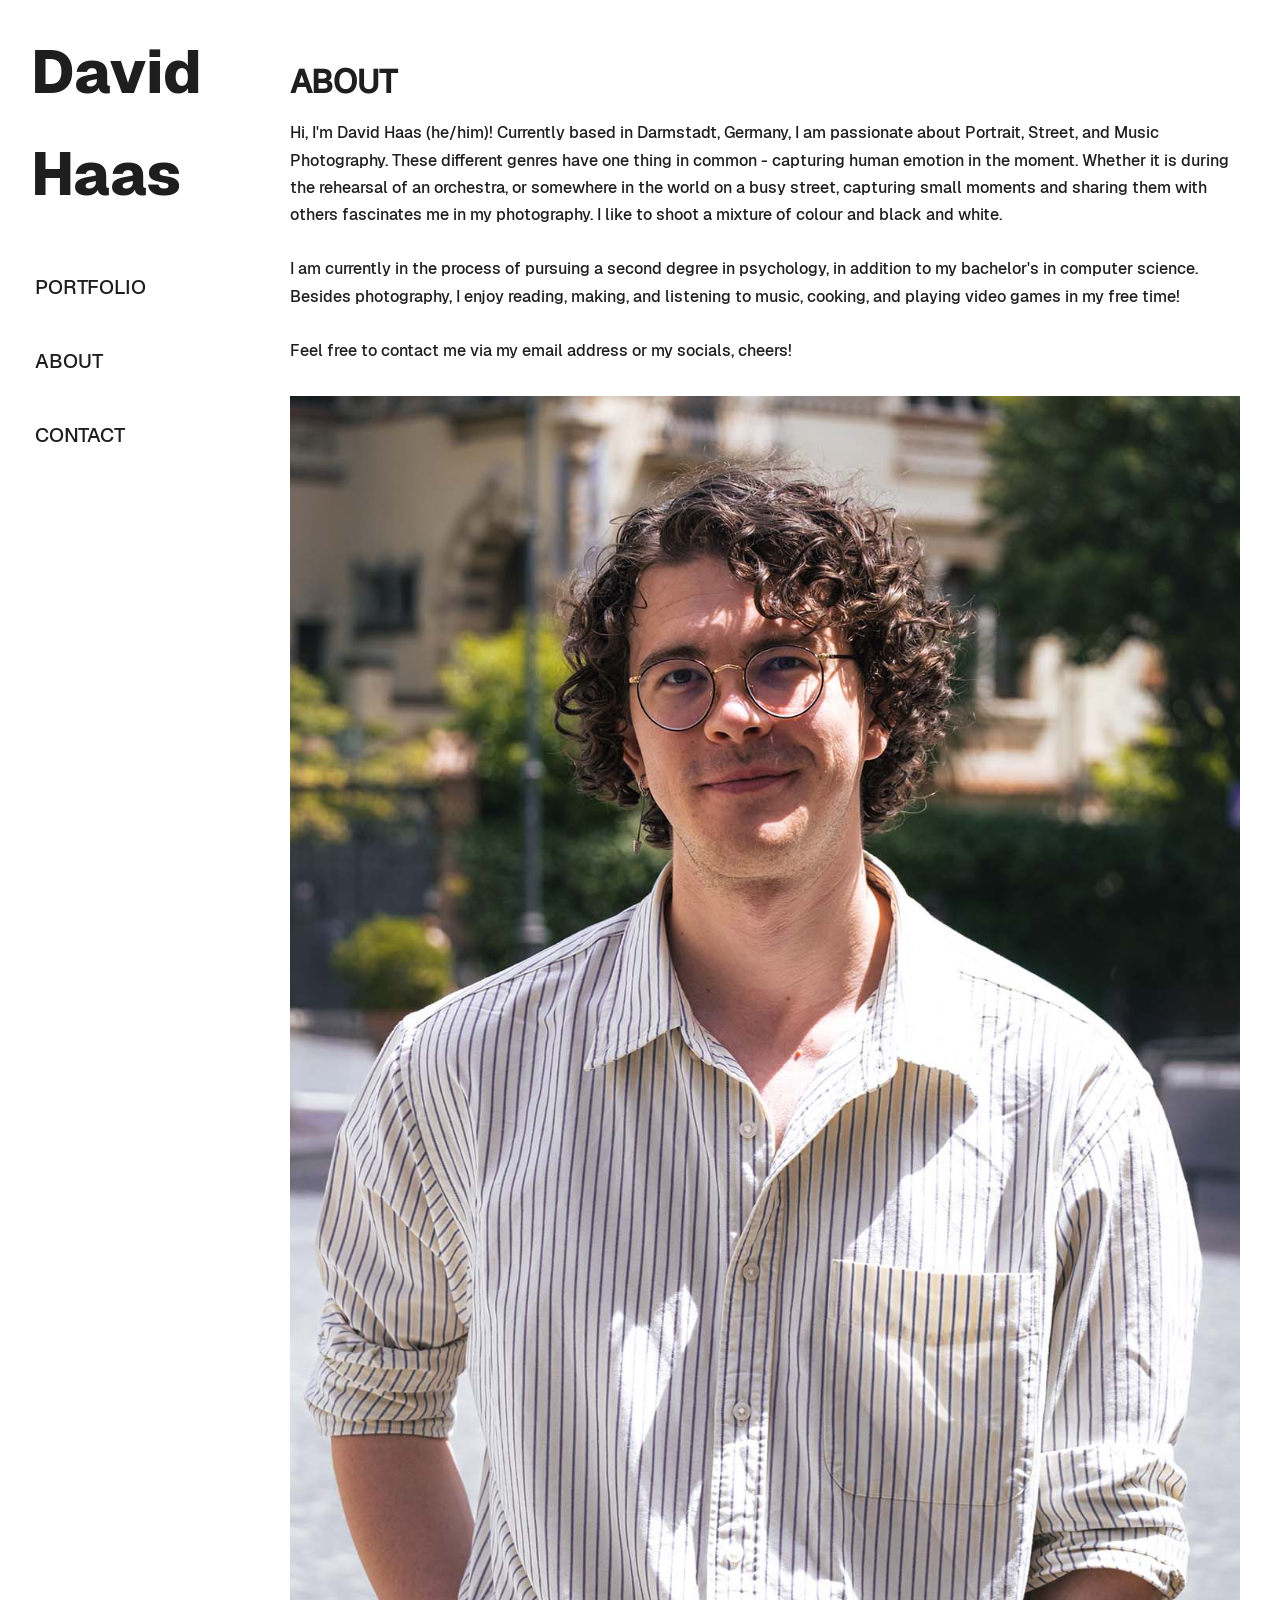
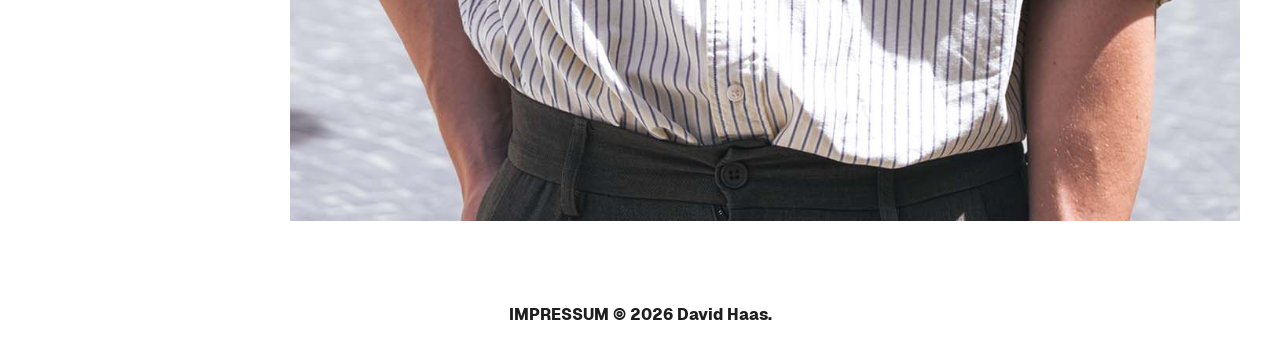
<file: about.html>
<!DOCTYPE html>
<html lang="en">

<head>
  <meta charset="UTF-8">
  <meta name="viewport" content="width=device-width, initial-scale=1.0">
  <title>ABOUT: David Haas</title>
  <link rel="stylesheet" type="text/css" href="CSS/style.css">
  <link rel="icon" href="Logos/favicon_v2.png">
</head>

<body>

  <!-- This is the Navigation Bar -->
  <!-- Contains Name-Logo and Expandable Menu on Mobile -->
  <nav>

    <!--- Logo Class -->
    <div class="logo_wrapper">
      <div class="david">
        <a href="index.html">David</a>
      </div>
      <div class="haas">
        <a href="index.html">Haas</a>
      </div>
    </div>

    <!-- Button for Expanding Menu on Mobile -->
    <button class="button" onclick="toggleNav()">
      <img src="Logos/Navigation.png" alt="Navigation">
    </button>

  </nav>

  <!-- This is the Sidebar -->
  <!-- Contains Navigation on Desktop -->
  <aside id="sidebar">

    <div class="menu_wrapper">
      <ul class="menu_list">
        <li class="portfolio"><a href="index.html">PORTFOLIO</a></li>
        <li class="about"><a href="about.html">ABOUT</a></li>
        <li class="contact"><a href="contact.html">CONTACT</a></li>
      </ul>
    </div>


  </aside>

  <!-- Main Content -->
  <main>

    <!-- About Section -->
    <div class="about_page">

      <h1>ABOUT</h1>

      <div class="about_wrapper">

        <p class="about_text">
          Hi, I'm David Haas (he/him)! Currently based in Darmstadt, Germany,
          I am passionate about Portrait, Street, and Music Photography.
          These different genres have one thing in common - capturing human
          emotion in the moment. Whether it is during
          the rehearsal of an orchestra, or somewhere in the world on a
          busy street, capturing small moments and sharing them with others
          fascinates me in my photography. I like to shoot a mixture of colour
          and black and white.
          <br>
          <br>
          I am currently in the process of pursuing
          a second degree in psychology, in addition to my bachelor's in computer science.
          Besides photography, I enjoy reading, making, and listening
          to music, cooking, and playing video games in my free time!
          <br>
          <br>
          Feel free to contact me via my email address or my socials, cheers!
        </p>

        <div class="gallery-item david_haas">
          <figure>
            <img src="Photos/DavidHaas.jpg" alt="David Haas">
          </figure>
        </div>

      </div>

    </div>




  </main>

  <!-- This is the Footer -->
  <!-- Contains other information -->
  <footer class="footer_wrapper">
    <div class="footer_text">
      <a href="impressum.html">IMPRESSUM</a> &copy; 2026 David Haas.
    </div>
  </footer>



  <script src="JavaScript/script.js"></script>
</body>

</html>
</file>
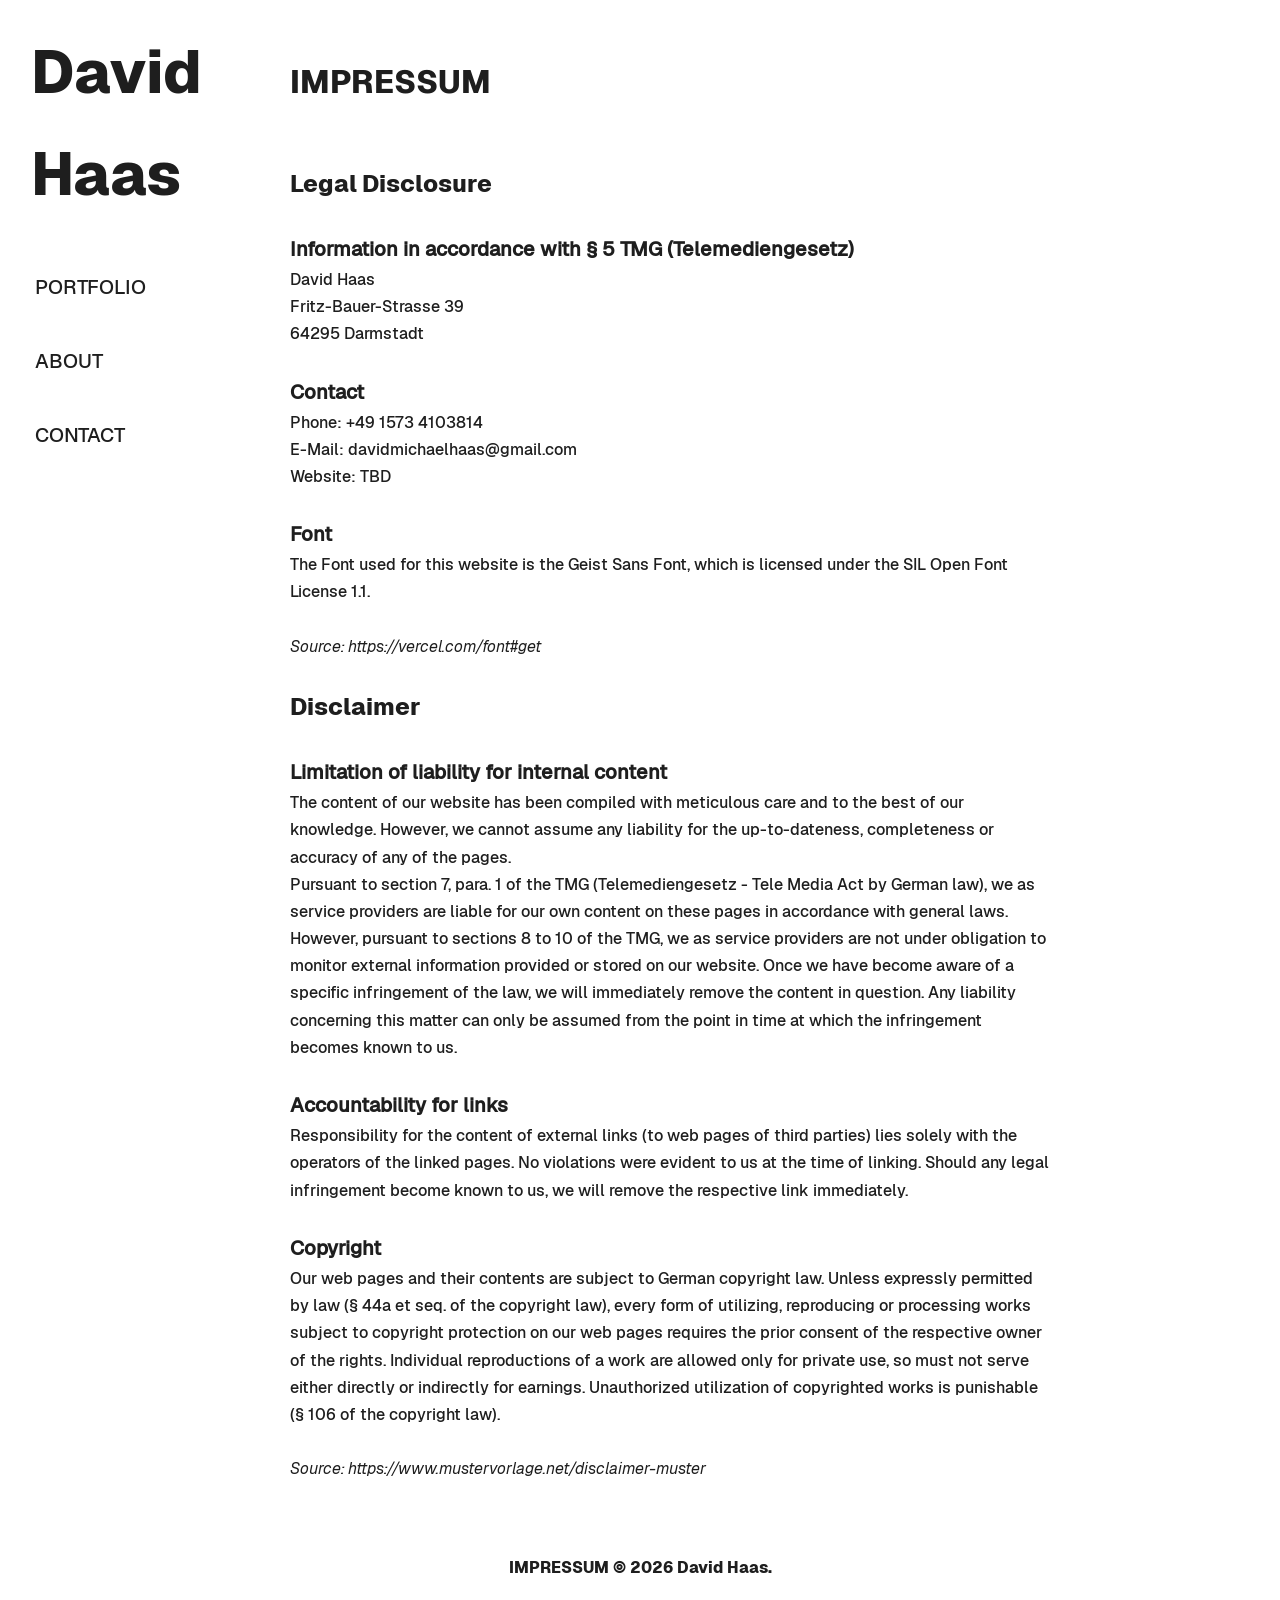
<file: impressum.html>
<!DOCTYPE html>
<html lang="en">

<head>
    <meta charset="UTF-8">
    <meta name="viewport" content="width=device-width, initial-scale=1.0">
    <title>IMPRESSUM: David Haas</title>
    <link rel="stylesheet" type="text/css" href="CSS/style.css">
    <link rel="icon" href="Logos/favicon_v2.png">
</head>

<body>

    <!-- This is the Navigation Bar -->
    <!-- Contains Name-Logo and Expandable Menu on Mobile -->
    <nav>

        <!--- Logo Class -->
        <div class="logo_wrapper">
            <div class="david">
                <a href="index.html">David</a>
            </div>
            <div class="haas">
                <a href="index.html">Haas</a>
            </div>
        </div>

        <!-- Button for Expanding Menu on Mobile -->
        <button class="button" onclick="toggleNav()">
            <img src="Logos/Navigation.png">
        </button>

    </nav>

    <!-- This is the Sidebar -->
    <!-- Contains Navigation on Desktop -->
    <aside id="sidebar">

        <div class="menu_wrapper">
            <ul class="menu_list">
                <li class="portfolio"><a href="index.html">PORTFOLIO</a></li>
                <li class="about"><a href="about.html">ABOUT</a></li>
                <li class="contact"><a href="contact.html">CONTACT</a></li>
            </ul>
        </div>


    </aside>

    <!-- Main Content -->
    <main>

        <div class="impressum_page">

            <!-- Contact Page -->
            <h1>IMPRESSUM</h1>
            <br>
            <br>
            <h2>Legal Disclosure</h2>
            <br>
            <p><strong>Information in accordance with § 5 TMG (Telemediengesetz)</strong></p>
            <p>David Haas</p>
            <p>Fritz-Bauer-Strasse 39</p>
            <p>64295 Darmstadt</p>
            <br>
            <p><strong>Contact</strong></p>
            <p>Phone: +49 1573 4103814</p>
            <p>E-Mail: davidmichaelhaas@gmail.com</p>
            <p>Website: TBD</p>
            <br>
            <p><strong>Font</strong></p>
            <p>The Font used for this website is the Geist Sans Font, which is licensed under the
                SIL Open Font License 1.1.</p>
            <br>
            <p class="link_text">Source: https://vercel.com/font#get</p>
            <br>
            <h2>Disclaimer</h2>
            <br>
            <strong>Limitation of liability for internal content</strong></p>
            <p>The content of our website has been compiled with meticulous care and to the best of our knowledge.
                However, we cannot assume any liability for the up-to-dateness, completeness or accuracy of any of the
                pages. </p>
            <p>Pursuant to section 7, para. 1 of the TMG (Telemediengesetz - Tele Media Act by German law), we
                as service providers are liable for our own content on these pages in accordance with general laws.
                However, pursuant to sections 8 to 10 of the TMG, we as service providers are not under obligation
                to monitor external information provided or stored on our website. Once we have become aware of a
                specific infringement of the law, we will immediately remove the content in question. Any liability
                concerning this matter can only be assumed from the point in time at which the infringement becomes
                known to us.</p>
            <br>
            <strong>Accountability for links</strong></p>
            <p> Responsibility for the content of external links (to web pages of third parties) lies solely
                with the operators of the linked pages. No violations were evident to us at the time of linking.
                Should any legal infringement become known to us, we will remove the respective link immediately.</p>
            <br>
            <strong>Copyright</strong></p>
            <p>Our web pages and their contents are subject to German copyright law. Unless expressly permitted by
                law (§ 44a et seq. of the copyright law), every form of utilizing, reproducing or processing works
                subject to copyright protection on our web pages requires the prior consent of the respective owner
                of the rights. Individual reproductions of a work are allowed only for private use, so must not serve
                either directly or indirectly for earnings. Unauthorized utilization of copyrighted works is
                punishable (§ 106 of the copyright law).</p>
            <br>
            <p class="link_text">Source: https://www.mustervorlage.net/disclaimer-muster</p>




        </div>

    </main>

    <!-- This is the Footer -->
    <!-- Contains other information -->
    <footer class="footer_wrapper">
        <div class="footer_text">
            <a href="impressum.html">IMPRESSUM</a> &copy; 2026 David Haas.
        </div>
    </footer>



    <script src="JavaScript/script.js"></script>
</body>

</html>
</file>
<file: CSS/style.css>
/* Font Stuff */
@font-face {
    font-family: "geist_bold";
    src: url(../Fonts/Geist/ttf/Geist-ExtraBold.ttf);
}

@font-face {
    font-family: "geist_medium";
    src: url(../Fonts/Geist/ttf/Geist-Medium.ttf);
}

@font-face {
    font-family: "geist_italic";
    src: url(../Fonts/Geist/ttf/Geist-Italic.ttf);
}

/* Global Stuff */
* {
    margin: 0;
    padding: 0;
    box-sizing: border-box;
}

img {
    max-inline-size: 100%;
}



/* Main Body */
body {

    /* Making Body 1 Screen-Size Tall */
    min-height: 100vh;

    /* Setting the Font for the Body */
    font-family: geist_bold, geist_medium;
    font-size: 1rem;
    line-height: 1.7;
    background-color: #fff;

    display: grid;
    grid-template-columns: 250px 1fr;
    grid-template-rows: 250px 1fr auto;
    grid-template-areas:
        "navbar main"
        "sidebar main"
        "footer footer";
}

/* Navigation Bar */
nav {
    top: 0;
    position: sticky;
    grid-area: navbar;
    background-color: #fff;
    color: #1e1e1e;
    padding: 1em;
}

/* Navigation Text */
.logo_wrapper {
    display: grid;
    grid-template-columns: 1fr;
    grid-template-rows: 1fr 1fr;
    padding-top: 5px;
    text-align: left;

}

.david {
    font-family: "geist_bold";
    font-size: 60px;
    padding-left: 15px;
}

.david a {
    text-decoration: none;
    color: #1e1e1e;
}

.david a:link {
    text-decoration: none;
    color: #1e1e1e;
}

.david a:visited {
    text-decoration: none;
}

.david a:active {
    text-decoration: none;
}

.haas {
    font-family: "geist_bold";
    font-size: 60px;
    padding-left: 15px;
}

.haas a {
    text-decoration: none;
    color: #1e1e1e;
}

.haas a:link {
    text-decoration: none;
    color: #1e1e1e;
}

.haas a:visited {
    text-decoration: none;
}

.haas a:active {
    text-decoration: none;
}

/* Sidebar */
aside {
    top: 250px;
    position: sticky;
    align-self: start;
    grid-area: sidebar;
    background-color: #fff;
    padding-left: 15px;
}

/* Sidebar Text */
aside a {
    display: block;
    color: #1e1e1e;
    font-size: 20px;
    padding: 20px;
    text-decoration: none;
}

aside ul {
    list-style: none;
}

/* Links on mouse-over */
aside a:hover:not(.active) {
    text-decoration: underline;
}

/* Menu-Button */
button {

    /* Don't Display by Default*/
    display: none;
}

/* Main Content */
main {
    grid-area: main;
    background: #fff;
    margin: 20px;
    padding: 0;
}

.gallery_wrapper {
    max-width: auto;
    padding: 30px;
    margin: 0 auto;
}

/* Styling for photo gallery*/
/* Hard-Coded I am so sorry, web design is not my passion*/
.gallery {
    display: grid;
    grid-template-columns: repeat(4, 1fr);
    grid-template-rows: repeat(25, auto);
    gap: 1rem;
}

.gallery-item img {
    inline-size: 100%;
    block-size: 100%;
    object-fit: cover;
}

/* Roc Fargas i Castells Alte Oper 1 */
.gallery-item1 {
    grid-column: 3 / span 1;
    grid-row: 1 / span 5;
}

/* Jon Urdapilleta Piano 1 */
.gallery-item2 {
    grid-column: 1 / span 2;
    grid-row: 1 / span 4;
}

/* Sophie LJSO */
.gallery-item3 {
    grid-column: 1 / span 1;
    grid-row: 5 / span 4;
}

/* Johannes LJSO */
.gallery-item4 {
    grid-column: 2 / span 1;
    grid-row: 5 / span 4;
}

/* Hanoi Street Photography 1 */
.gallery-item5 {
    grid-column: 3 / span 2;
    grid-row: 6 / span 2;
}

/* Carmen LJSO */
.gallery-item6 {
    grid-column: 4 / span 1;
    grid-row: 1 / span 5;
}

/* Roc Fargas i Castells Conductor Portrait */
.gallery-item7 {
    grid-column: 1 / span 2;
    grid-row: 9 / span 10;
}

/* Christian Haas Portrait */
.gallery-item8 {
    grid-column: 3 / span 1;
    grid-row: 8 / span 5;
}

/* Caroline Synn Portrait */
.gallery-item9 {
    grid-column: 4 / span 1;
    grid-row: 8 / span 5;
}

/* Montpellier Street Photography */
.gallery-item10 {
    grid-column: 3 / span 1;
    grid-row: 14 / span 5;
}

/* Roc Fargas i Castells Alte Oper 2 */
.gallery-item11 {
    grid-column: 4 / span 1;
    grid-row: 14 / span 5;
}

/* Hanoi Street Photography 2 */
.gallery-item12 {
    grid-column: 2 / span 2;
    grid-row: 19 / span 4;
}

/* Hanoi Street Photography 3 */
.gallery-item13 {
    grid-column: 1 / span 1;
    grid-row: 19 / span 5;
}

/* Nora Khayata Portrait */
.gallery-item14 {
    grid-column: 4 / span 1;
    grid-row: 19 / span 5;
}

/* Jon Urdapilleta Piano 2 */
.gallery-item15 {
    grid-column: 2 / span 2;
    grid-row: 23 / span 10;
}

/* Kosova Street Photography */
.gallery-item16 {
    grid-column: 1 / span 1;
    grid-row: 24 / span 5;
}

/* Roc Fargas i Castells Alte Oper 3 */
.gallery-item17 {
    grid-column: 4 / span 1;
    grid-row: 24 / span 5;
}

/* Hanoi Street Photography 4 */
.gallery-item18 {
    grid-column: 1 / span 1;
    grid-row: 29 / span 5;
}

/* Footer */
.footer_wrapper {
    grid-area: footer;
    background: white;
    color: #1e1e1e;
    padding: 2em;
    text-align: center;
}

.footer_text a {
    text-decoration: none;
    color: #1e1e1e;
}

.footer_text a:link {
    text-decoration: none;
    color: #1e1e1e;
}

.footer_text a:visited {
    text-decoration: none;
}

.footer_text a:active {
    text-decoration: none;
}

/* Links on mouse-over */
.footer_text a:hover:not(.active) {
    text-decoration: underline;
}

/* Typesetting */
.portfolio {
    font-family: "geist_medium";
}

.about {
    font-family: "geist_medium";
}

.contact {
    font-family: "geist_medium";
}

.contact_wrapper {
    display: grid;
    grid-template-columns: auto;
    grid-template-rows: 1fr;
}

.contact_page {
    font-family: geist_medium;
    padding: 20px;
    padding-top: 35px;
    color: #1e1e1e;
    text-decoration: none;
    list-style: none;
}

.contact_page a {
    text-decoration: none;
    color: #1e1e1e;
}

.contact_page a:link {
    text-decoration: none;
    color: #1e1e1e;
}

.contact_page a:visited {
    text-decoration: none;
}

.contact_page a:active {
    text-decoration: none;
}

/* Links on mouse-over */
.contact_page a:hover:not(.active) {
    text-decoration: underline;
}

.contact_page h1 {
    font-family: geist_bold;
    font-size: 30px;
}

.contact_mail {
    padding: 20px;
}

.contact_wrapper {
    font-size: 20px;
}

.contact_instagram {
    padding-left: 20px;
}

.contact_instagram p {
    display: inline-block;
    vertical-align: middle;
}

.contact_linkedin {
    padding-left: 20px;
}

.contact_instagram img {
    vertical-align: middle;
}

.contact_linkedin p {
    display: inline-block;
    vertical-align: middle;
}

.contact_linkedin img {
    vertical-align: middle;
}

.contact_photo {
    padding: 20px;
    max-width: 1500px;
}

.about_page {
    font-family: geist_medium;
    padding: 20px;
    padding-top: 35px;
    color: #1e1e1e;
    font-size: 16px;
}

.about_wrapper {
    display: grid;
    grid-template-columns: 500px 500px;
    grid-template-rows: 1fr;
    gap: 5rem;
}

.about_text {
    padding-top: 10px;
}

.impressum_page {
    font-family: geist_medium;
    padding: 20px;
    padding-top: 35px;
    max-width: 800px;
    color: #1e1e1e;
    text-decoration: none;
    list-style: none;
}

.impressum_page h1,
h2 {
    font-family: geist_bold;
}

.impressum_page strong {
    font-size: 20px;
}

.link_text {
    font-family: geist_italic;
}

/* Layout Change for smaller screens*/
@media screen and (max-width: 1300px) {

    .about_wrapper {
        grid-template-columns: 1fr;
        grid-template-rows: auto 1fr;
        gap: 2rem;
    }
}



/* Layout Change for Mobile */
@media screen and (max-width: 800px) {

    body {
        /* Change Grid for Mobile Layout */
        grid-template-columns: 1fr;
        grid-template-rows: 100px auto 1fr auto;
        grid-template-areas:
            "navbar"
            "sidebar"
            "main"
            "footer";
    }

    main {
        margin: 15px;
    }

    button {
        background-repeat: no-repeat;
        background-size: auto;
        background-position-y: 50%;
        box-sizing: border-box;
        display: block;
        cursor: auto;
        height: 100px;
        width: 100px;
        right: 0px;
        top: 0px;
        z-index: 999;
        background: white;
        border: none;
        position: absolute;
    }

    .gallery {
        display: grid;
        /* TODO arrange the photos in a pretty way!*/
        grid-template-columns: repeat(2, 1fr);
        grid-template-rows: repeat(25, auto);
        gap: 0.5rem;
    }

    /* Jon Urdapilleta Piano 1 */
    .gallery-item2 {
        grid-column: 1 / span 2;
        grid-row: 1 / span 1;
    }

    /* Roc Fargas i Castells Alte Oper 1 */
    .gallery-item1 {
        grid-column: 1 / span 1;
        grid-row: 2 / span 1;
    }

    /* Carmen LJSO */
    .gallery-item6 {
        grid-column: 2 / span 1;
        grid-row: 2 / span 1;
    }

    /* Hanoi Street Photography 1 */
    .gallery-item5 {
        grid-column: 1 / span 2;
        grid-row: 3 / span 1;
    }

    /* Sophie LJSO */
    .gallery-item3 {
        grid-column: 1 / span 1;
        grid-row: 4 / span 1;
    }

    /* Johannes LJSO */
    .gallery-item4 {
        grid-column: 2 / span 1;
        grid-row: 4 / span 1;
    }

    /* Roc Fargas i Castells Conductor Portrait */
    .gallery-item7 {
        grid-column: 1 / span 2;
        grid-row: 5 / span 1;
    }

    /* Christian Haas Portrait */
    .gallery-item8 {
        grid-column: 1 / span 1;
        grid-row: 6 / span 1;
    }

    /* Caroline Synn Portrait */
    .gallery-item9 {
        grid-column: 2 / span 1;
        grid-row: 6 / span 1;
    }

    /* Montpellier Street Photography */
    .gallery-item10 {
        grid-column: 1 / span 1;
        grid-row: 7 / span 1;
    }

    /* Roc Fargas i Castells Alte Oper 2 */
    .gallery-item11 {
        grid-column: 2 / span 1;
        grid-row: 7 / span 1;
    }

    /* Hanoi Street Photography 2 */
    .gallery-item12 {
        grid-column: 1 / span 2;
        grid-row: 8 / span 1;
    }

    /* Hanoi Street Photography 3 */
    .gallery-item13 {
        grid-column: 1 / span 1;
        grid-row: 9 / span 1;
    }

    /* Nora Khayata Portrait */
    .gallery-item14 {
        grid-column: 2 / span 1;
        grid-row: 9 / span 1;
    }

    /* Jon Urdapilleta Piano 2 */
    .gallery-item15 {
        grid-column: 1 / span 2;
        grid-row: 10 / span 1;
    }

    /* Kosova Street Photography */
    .gallery-item16 {
        grid-column: 1 / span 1;
        grid-row: 11 / span 1;
    }

    /* Roc Fargas i Castells Alte Oper 3 */
    .gallery-item17 {
        grid-column: 2 / span 1;
        grid-row: 11 / span 1;
    }

    /* Hanoi Street Photography 4 */
    .gallery-item18 {
        grid-column: 1 / span 1;
        grid-row: 12 / span 1;
    }

    /* Re-Align Sidebar */
    aside {
        top: 100px;
        position: fixed;
        align-self: normal;

        left: 0;
        right: 0;
        flex-direction: column;
        text-align: center;

        font-size: 10px;

        /* Don't Show by Default */
        display: none;
    }

    .footer_text a {
        font-size: 15px;
    }

    .footer_text {
        font-size: 15px;
    }

    .menu_list a {
        font-size: 15px;
        line-height: 10px;
    }


    .about_page h1 {
        font-size: 25px;
    }

    .about_text {
        font-size: 15px;
    }

    .contact_page h1 {
        font-size: 25px;
    }

    .contact_mail, .contact_social {
        font-size: 15px;
    }


    /* Re-Design Font */
    .logo_wrapper {
        display: grid;
        grid-template-columns: 115px 50px;
        grid-template-rows: 1fr;
    }

    .david {
        font-family: "geist_bold";
        font-size: 40px;
    }

    .haas {
        font-family: "geist_bold";
        font-size: 40px;
        padding-left: 25px;
    }

    /* We Call this to Display Again */
    .show {
        display: block;
    }

    .about_page {
        padding: 5px;
        padding-top: 10px;
    }

    .portfolio {
        font-size: 10px;
    }

    .about {
        font-size: 10px;
    }

    .contact {
        font-size: 10px;
    }
}
</file>
